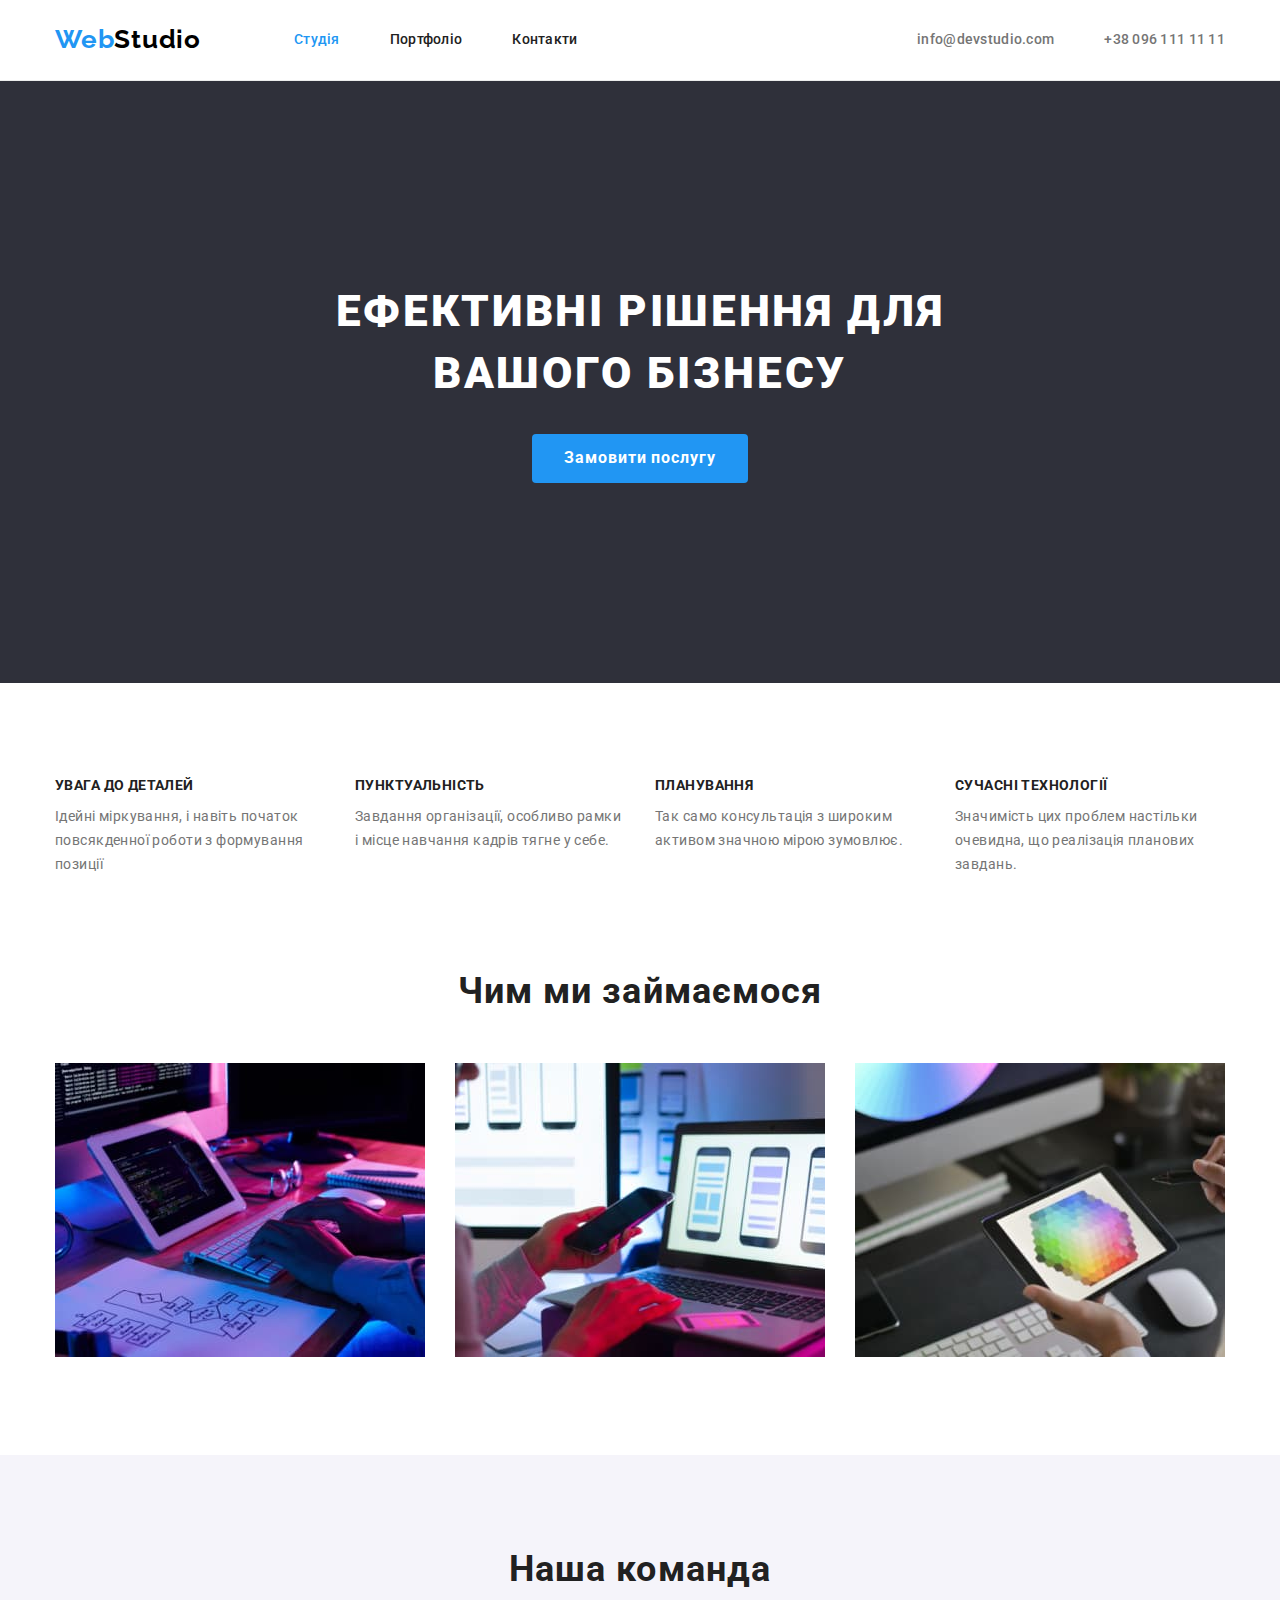
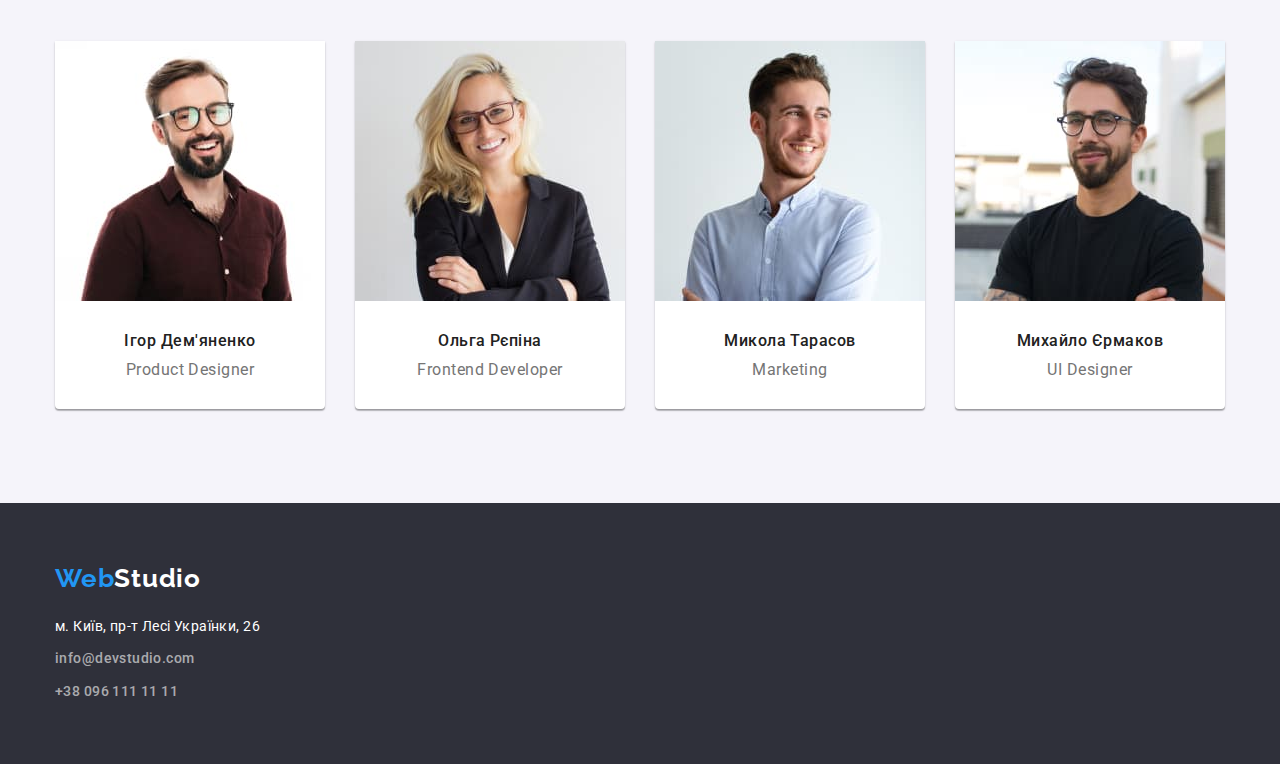
<file: index.html>
<!DOCTYPE html>
<html lang="uk">

<head>

    <meta charset="UTF-8">
    <meta http-equiv="X-UA-Compatible" content="IE=edge">
    <meta name="viewport" content="width=device-width, initial-scale=1.0">
    <link rel="preconnect" href="https://fonts.googleapis.com">
    <link rel="preconnect" href="https://fonts.gstatic.com" crossorigin>
    <link
        href="https://fonts.googleapis.com/css2?family=Raleway:wght@700&family=Roboto:wght@400;500;700;900&display=swap"
        rel="stylesheet">
    <title>Document</title>
    <link rel="stylesheet" href="https://cdnjs.cloudflare.com/ajax/libs/modern-normalize/1.1.0/modern-normalize.min.css">
    <link rel="stylesheet" href="./css/styles.css">
</head>

<body>
    <header class="page-header">
        <div class="container">
            <div class="header-container">
<nav class="header-nav">
    <a href="#" class="logo">Web<span class="logo-part">Studio</span></a>
    <ul class="nav list">
        <li class="nav-item">
    <a href="#" class="link current">Студія</a>
        </li>
        <li class="nav-item">
    <a href="./portfolio.html" class="link">Портфоліо</a>
        </li>
        <li class="nav-item">
    <a href="#" class="link">Контакти</a>
        </li>
</nav>
<ul class="auth-nav list">
    <li><a href="mailto:info@devstudio.com" class="contacts nav-item">info@devstudio.com</a></li>
    <li><a href="tel:+380961111111" class="contacts nav-item">+38 096 111 11 11</a></li>
</ul>
</div>
</div>
    </header>
    <main>
        <section class="hero">
            <div class="container">
                <div class="hero-container">
<h1 class="hero-title">Ефективні рішення для вашого бізнесу</h1>
<button type="button" class="main-button cursors">Замовити послугу</button>
                </div>
            </div>    
        </section>
        <section class="advantages">
            <div class="container">
<h2 class="visually-hidden">Наші переваги</h2>
<ul class="advantages-list list ">
    <li class="advantage-list-item">
        <h3>Увага до деталей</h3>
        <p class="advantages-text">Ідейні міркування, і навіть початок повсякденної роботи з формування позиції</p>
    </li>
    <li class="advantage-list-item">
        <h3 class="title">Пунктуальність</h3>
        <p class="advantages-text">Завдання організації, особливо рамки і місце навчання кадрів тягне у себе.</p>
    </li>
    <li class="advantage-list-item">
        <h3 class="title">Планування</h3>
        <p class="advantages-text">Так само консультація з широким активом значною мірою зумовлює.</p>
    </li>
    <li class="advantage-list-item">
        <h3 class="title">Сучасні технології</h3>
        <p class="advantages-text">Значимість цих проблем настільки очевидна, що реалізація планових завдань.</p>
    </li>
</ul>
</div>
        </section>
        <section class="activity">
            <div class="container">
                <h2 class="activity-title">Чим ми займаємося</h2>
                <ul class="activity-list list">
                    <li class="activity-list-item">
                        <img src="./images.2 copy/coding.jpg" alt="Чоловік пише код, використовуючи планшет і портативну клавіатуру"
                            width="370">
                    </li>
                    <li class="activity-list-item">
                        <img src="./images.2 copy/monitor.jpg" alt="Людина створює дизайн веб-сайту для смартфона на ноутбуці"
                            width="370">
                    </li>
                    <li class="activity-list-item">
                        <img src="./images.2 copy/rainbow.jpg" alt="Людина використовує планшет та стилус, щоб вибрати колір з палітри"
                            width="370">
                    </li>
                </ul>
            </div>
        </section>
        <section class="team">
            <div class="container">
                <h2 class="team-title">Наша команда</h2>
                <ul class="team-list list">
                    <li class="team-photos">
                        <img src="./images.2 copy/1.jpg" alt="Усміхнений чоловік в окулярах" width="270">
                        <div class="image-text">
                        <h3>Ігор Дем'яненко</h3>
                        <p lang="en" class="team-element">Product Designer</p>
                        </div>
                    </li>
                    <li class="team-photos">
                        <img src="./images.2 copy/2.jpg" alt="Усміхнена жінка в окулярах" width="270">
                        <div class="image-text">
                        <h3>Ольга Рєпіна</h3>
                        <p lang="en" class="team-element">Frontend Developer</p>
                        </div>
                    </li>
                    <li class="team-photos">
                        <img src="./images.2 copy/3.jpg" alt="Усміхнений чоловік дивиться праворуч" width="270">
                        <div class="image-text">
                        <h3>Микола Тарасов</h3>
                        <p lang="en" class="team-element">Marketing</p>
                        </div>
                    </li>
                    <li class="team-photos">
                        <img src="./images.2 copy/4.jpg" alt="Чоловік в окулярах з легкою посмішкою на обличчі" width="270">
                        <div class="image-text">
                        <h3>Михайло Єрмаков</h3>
                        <p lang="en" class="team-element">UI Designer</p>
                        </div>
                    </li>
                </ul>
            </div>
            
        </section>
    </main>
    <footer class="footer">
        <div class="container">
            <a href="#" class="logo">Web<span class="logo-part">Studio</span></a>
            <address>
                <ul class="footer-list list">
                    <li class="footer-nav">
                        <a href="https://goo.gl/maps/Ni8b5LG6es7MUAs99" class="map">м. Київ, пр-т Лесі Українки, 26</a>
                    </li>
                    <li class="footer-nav">
                        <a href="mailto:info@devstudio.com" class="contacts">info@devstudio.com</a>
                    </li>
                    <li class="footer-nav">
                        <a href="tel:+380961111111" class="contacts">+38 096 111 11 11</a>
                    </li>
                </ul>
            </address>
        </div>
    </footer>
</body>

</html>
</file>
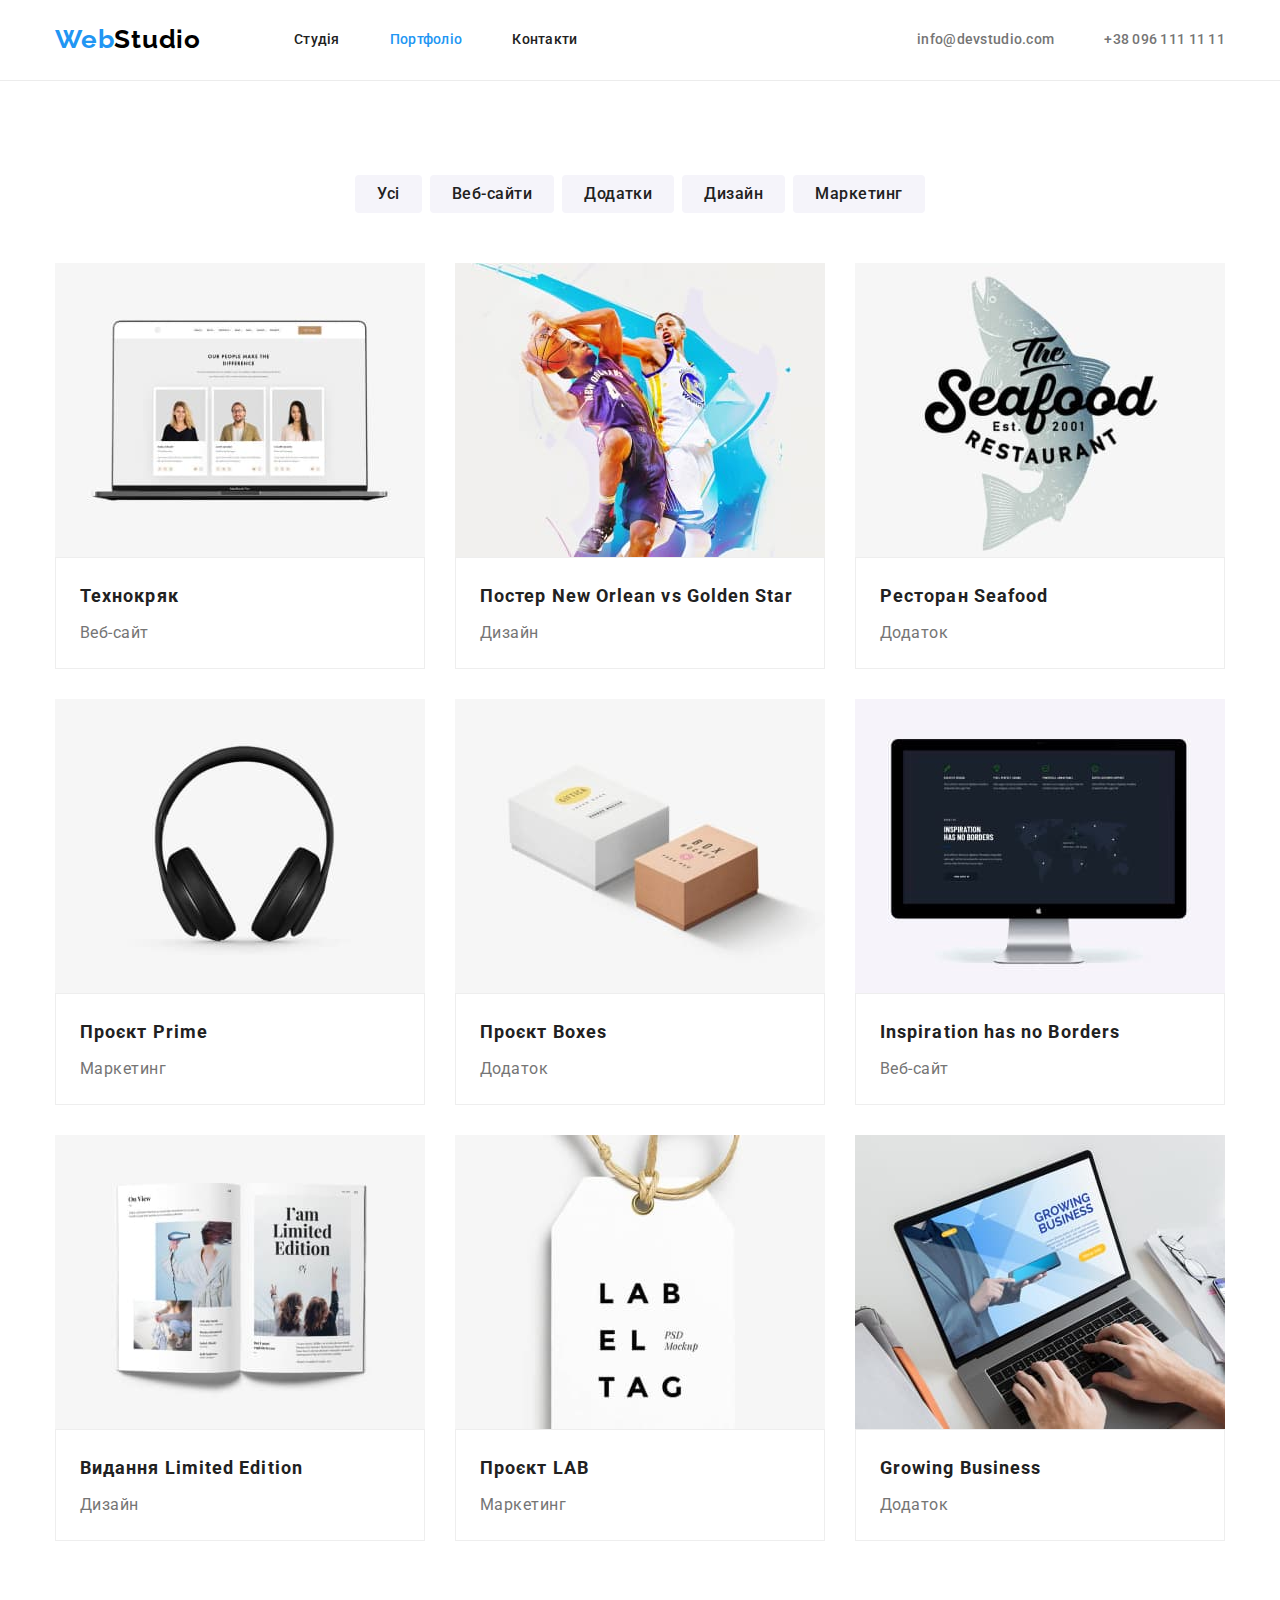
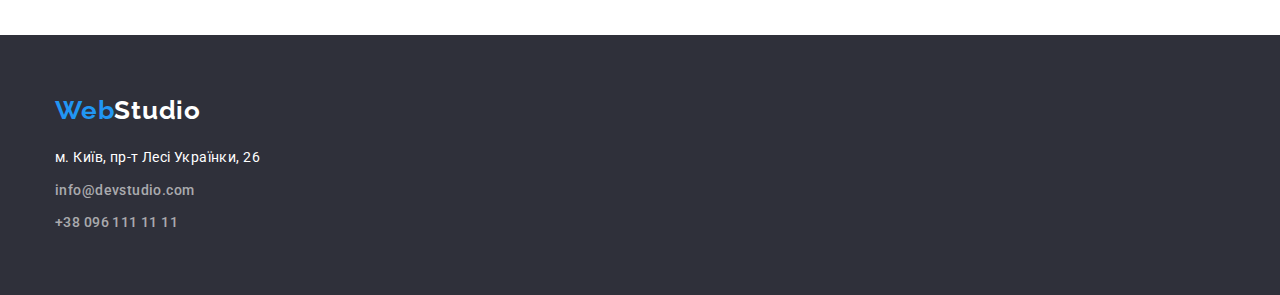
<file: portfolio.html>
<!DOCTYPE html>
<html lang="uk">

<head>
    <meta charset="UTF-8">
    <meta http-equiv="X-UA-Compatible" content="IE=edge">
    <meta name="viewport" content="width=device-width, initial-scale=1.0">
    <link rel="preconnect" href="https://fonts.googleapis.com">
    <link rel="preconnect" href="https://fonts.gstatic.com" crossorigin>
    <link
        href="https://fonts.googleapis.com/css2?family=Raleway:wght@700&family=Roboto:wght@400;500;700;900&display=swap"
        rel="stylesheet">
    <title>Document</title>
   <link rel="stylesheet" href="https://cdnjs.cloudflare.com/ajax/libs/modern-normalize/1.1.0/modern-normalize.min.css">
    <link rel="stylesheet" href="./css/styles.css">
</head>

<body>
        <header class="page-header">
            <div class="container">
                <div class="header-container">
                    <nav class="header-nav">
                        <a href="#" class="logo">Web<span class="logo-part">Studio</span></a>
                        <ul class="nav list">
                            <li class="nav-item">
                                <a href="./index.html" class="link">Студія</a>
                            </li>
                            <li class="nav-item">
                                <a href="./portfolio.html"  class="link current">Портфоліо</a>
                            </li>
                            <li class="nav-item">
                                <a href="#" class="link">Контакти</a>
                            </li>
                    </nav>
                    <ul class="auth-nav list">
                        <li><a href="mailto:info@devstudio.com" class="contacts nav-item">info@devstudio.com</a></li>
                        <li><a href="tel:+380961111111" class="contacts nav-item">+38 096 111 11 11</a></li>
                    </ul>
                </div>
            </div>
        </header>
    <main>
        <section class="filter ">
            <div class="container">
                <h2 class="visually-hidden">Portfolio content</h2>
                <ul class="button-container  list">
                    <li class="button-container-item">
                        <button type="button" class="button cursors">Усі</button>
                    </li>
                    <li class="button-container-item">
                        <button type="button" class="button cursors">Веб-сайти</button>
                    </li>
                    <li class="button-container-item">
                        <button type="button" class="button cursors">Додатки</button>
                    </li>
                    <li class="button-container-item">
                        <button type="button" class="button cursors">Дизайн</button>
                    </li>
                    <li class="button-container-item">
                        <button type="button" class="button cursors">Маркетинг</button>
                    </li>
                </ul>
                <ul class="portfolio-cards list">
                    <li class="portfolio-cards-element">
                        <img src="./images.2 copy/portfolio1.jpg" alt="Екран лептопу з відкритим веб-сайтом" width="370" class="portfolio-images">
                        <div class="cards-text">
                        <h3>Технокряк</h3>
                        <p class="portfolio-text">Веб-сайт</p>
                        </div>
                    </li>
                
                    <li class="portfolio-cards-element">
                        <img src="./images.2 copy/portfolio2.jpg" alt="Баскетболіст намагається забрати мʼяч у супротивника" width="370" class="portfolio-images">
                        <div class="cards-text">
                        <h3>Постер New Orlean vs Golden Star</h3>
                        <p class="portfolio-text">Дизайн</p>
                        </div>
                    </li>
                    <li class="portfolio-cards-element">
                        <img src="./images.2 copy/portfolio3.jpg" alt="Вивіска рибного ресторану" width="370" class="portfolio-images">
                        <div class="cards-text">
                        <h3>Ресторан Seafood</h3>
                        <p class="portfolio-text">Додаток</p>
                        </div>
                    </li>
                    <li class="portfolio-cards-element">
                        <img src="./images.2 copy/portfoli4.jpg" alt="Великі бездротові навушники" width="370" class="portfolio-images">
                        <div class="cards-text">
                        <h3>Проєкт Prime</h3>
                        <p class="portfolio-text">Маркетинг</p>
                        </div>
                    </li>
                    <li class="portfolio-cards-element">
                        <img src="./images.2 copy/portfolio5.jpg" alt="Одна біла та менша коричнева коробки" width="370" class="portfolio-images">
                        <div class="cards-text">
                        <h3>Проєкт Boxes</h3>
                        <p class="portfolio-text">Додаток</p>
                        </div>
                    </li>
                    <li class="portfolio-cards-element">
                        <img src="./images.2 copy/portfolio6.jpg" alt="Монітор компʼютера Apple з відкритим сайтом веб-студії"
                            width="370" class="portfolio-images">
                        <div class="cards-text">
                        <h3>Inspiration has no Borders</h3>
                        <p class="portfolio-text">Веб-сайт</p>
                        </div>
                    </li>
                    <li class="portfolio-cards-element">
                        <img src="./images.2 copy/portfolio7.jpg" alt="Розгорнутий журнал моди" width="370" class="portfolio-images">
                        <div class="cards-text">
                        <h3>Видання Limited Edition</h3>
                        <p class="portfolio-text">Дизайн</p>
                        </div>
                    </li>
                    <li class="portfolio-cards-element">
                        <img src="./images.2 copy/portfolio8.jpg" alt="Біла етикетка з надписом LAB EL TAG" width="370" class="portfolio-images">
                        <div class="cards-text">
                        <h3>Проєкт LAB</h3>
                        <p class="portfolio-text">Маркетинг</p>
                        </div>
                    </li>
                    <li class="portfolio-cards-element">
                        <img src="./images.2 copy/portfolio9.jpg"
                            alt="Чоловік шукає інформацію на сайті з просування бізнесу, використовуючи MacBook" width="370" class="portfolio-images">
                        <div class="cards-text">
                        <h3>Growing Business</h3>
                        <p class="portfolio-text">Додаток</p>
                        </div>
                    </li>
                </ul>
                </div>
        </section>
    </main>
    <footer class="footer">
        <div class="container">
            <a href="#" class="logo">Web<span class="logo-part">Studio</span></a>
            <address>
                <ul class="footer-list list">
                    <li class="footer-nav">
                        <a href="https://goo.gl/maps/Ni8b5LG6es7MUAs99" class="map">м. Київ, пр-т Лесі Українки, 26</a>
                    </li>
                    <li class="footer-nav">
                        <a href="mailto:info@devstudio.com" class="contacts">info@devstudio.com</a>
                    </li>
                    <li class="footer-nav">
                        <a href="tel:+380961111111" class="contacts">+38 096 111 11 11</a>
                    </li>
                </ul>
            </address>
        </div>
    </footer>
</body>

</html>
</file>
<file: css/styles.css>
/* Main Page */
html{
    box-sizing: border-box;
}

*,
* ::before,
* ::after{
    box-sizing: inherit;
}

:root {
    --primary-text-color: #757575;
    --secondary-text-color: #212121;
    --hover-color: #2196F3;
    --primary-bcg-color: #F5F4FA;
    --secondary-bcg-color: #FFFFFF;
}

body {
    color: var(--primary-text-color);
    background-color: #FFFFFF;
    font-family: 'Roboto';
}

.list {
    list-style: none;
    padding: 0;
    margin: 0;
}

.visually-hidden {
    position: absolute;
    white-space: nowrap;
    width: 1px;
    height: 1px;
    overflow: hidden;
    border: 0;
    padding: 0;
    clip: rect(0000);
    clip-path: inset(50%);
    margin: -1px;
}
.container {
    width: 1200px;
    padding-right: 15px;
    padding-left: 15px;
    margin: 0 auto;
}
/* Header*/

/* Logo */
.logo {
    flex-shrink: 0;
    color: #2196F3;
    text-decoration: none;
    font-family: 'Raleway';
    font-weight: 700;
    font-size: 26px;
    line-height: 1.2;
    letter-spacing: 0.03em;
}

.logo-part {
    color: black;
}

.page-header {
margin-top: 0;
border-bottom: 1px solid #ECECEC;
}

.header-container {
    display: flex;
    margin-top: 0;
    height: 80px;
    align-items: center;
    margin-left: auto;
    padding-top: 24px;
    padding-bottom: 25px;
    justify-content:space-between;
}
.header-nav{
display: flex;
margin-top: 0;
}
.header-nav {
align-items: center;
flex-grow: 1;
gap: 93px;
}

.nav{
display: flex;
}

.auth-nav {
    display: flex;
    align-items: center;
    gap: 50px;
}

.nav .link {
    padding-top: 32px;
    padding-bottom: 32px;
    color: var(--secondary-text-color);
    font-weight: 500;
    font-size: 14px;
    line-height: 1.1;
    letter-spacing: 0.02em;
    text-decoration: none;
}

.nav-item {
display: block;
}
.nav-item:not(:last-child) {
margin-right: 50px;
}

.nav .link:hover,
.nav .link:focus {
    color: var(--hover-color);
}

.nav .link.current {
    color: var(--hover-color);
}

.contacts {
        color: #757575;
        font-weight: 500;
        font-size: 14px;
        line-height: 1.1;
        letter-spacing: 0.02em;
        text-decoration: none;
}

.contacts:hover,
.contacts:focus {
    color: var(--hover-color);
}

/* Hero */
.hero {
    padding-top: 200px;
    padding-bottom: 200px;
    background-color: #2F303A;
}
.hero-container{
    align-items: center;
    justify-content: center;
    text-align: center;
}
.hero-title {
    margin: 0 auto;
    margin-bottom: 30px;
    margin-top: 0px;
    max-width: 696px;
    
    color: #FFFFFF;
    font-weight: 900;
    font-size: 44px;
    line-height: 1.4;
    letter-spacing: 0.06em;
    text-transform: uppercase;
    text-align: center;  
}

/* Button */
.main-button {
    display: inline-block;
        border-radius: 4px;
            padding: 10px 32px;
            min-width: 216px;
    color: #FFFFFF;
    background-color: #2196F3;
    border: 0;
    font-family: 'Roboto';
    font-weight: 700;
    font-size: 16px;
    line-height: 1.8;
    letter-spacing: 0.06em;
}

.main-button:hover {
    color: #FFFFFF;
    background-color: #188CE8;
    border: 0;
}

.button {
    display: inline-block;
    color: var(--secondary-text-color);
    background-color: #F5F4FA;
    border: 0;
    font-family: 'Roboto';
    font-weight: 500;
    font-size: 16px;
    line-height: 1.6;
    letter-spacing: 0.03em;
    border-radius: 4px;
    padding: 6px 22px;
    text-align: center;
    margin-top: 0;
}

    .button :first-child{
    display: inline-block;
    padding: 6px 25px;
    }

.button:hover,
.button:focus {
    color: #FFFFFF;
    background-color: var(--hover-color);
}

.cursors {
    cursor: pointer;
}

/* Advantages */
.advantages {
    padding-top: 94px;
    padding-bottom: 94px;
    background-color: var(--secondary-bcg-color);
}

.advantages-list {
    display: flex;
    /* align-items: center; */
    margin-top: 0;
    font-size: 14px;
    line-height: 24px;
    letter-spacing: 0.03em;
}
.advantage-list-item{
width: 270px;
margin-left: 0;
margin-right:  auto;
margin-right: 30px;

}

.advantage-list-item:last-child{
margin-right: 0;
}

.advantages-list h3 {
    margin-top: 0;
    margin-bottom: 10px;
    font-weight: 700;
    font-size: 14px;
    line-height: 1.2;
    letter-spacing: 0.03em;
    color: var(--secondary-text-color);
    text-transform: uppercase
}

.advantages-text{
    margin-top: 0;
    margin-bottom: 0;
}

/* Our activity */
.activity{
    padding-bottom: 94px;
    background-color: var(--secondary-bcg-color);
}

.activity-list{
  display: flex;
  justify-content: space-between;
}
.activity-list-item{
    width: 370px;
    display: block;
    max-width: 100%;
    height: auto;
    margin-right: 30px;
}

.activity-list-item:last-child{
margin-right: 0;
}
.activity-title {
    margin-top: 0;
    margin-bottom: 50px;
    text-align: center;
    color: var(--secondary-text-color);
    font-weight: 700;
    font-size: 36px;
    line-height: 1.2;
    letter-spacing: 0.03em;
}


/* Team */
.team {
padding-bottom: 94px;
padding-top: 94px;
background-color: #F5F4FA;
}
.team-list{
    display: flex;
    justify-content: space-between;
}
.team-photos {
    width: 270px;
    background-color: #FFFFFF;
    font-size: 16px;
    line-height: 1.2;
    letter-spacing: 0.03em;
    border-radius: 0px 0px 4px 4px;
    box-shadow: 0px 1px 3px rgba(0, 0, 0, 0.12), 0px 1px 1px rgba(0, 0, 0, 0.14), 0px 2px 1px rgba(0, 0, 0, 0.2);
}
.team-photos:not(:last-child){
    margin-right: 30px;
}
.team-photos img{
    display: block;
    max-width: 100%;
    height: auto;
}

.image-text{
    padding-top: 30px;
    padding-bottom: 30px;
}
.team-title {
    text-align: center;
    margin-bottom: 50px;
    margin-top: 0;
    margin-bottom: 50px;
    color: var(--secondary-text-color);
    font-weight: 700;
    font-size: 36px;
    line-height: 1.16;
    letter-spacing: 0.03em;
}

.team h3 {
margin-top: 0px;
margin-bottom: 10px;
 
text-align: center;
    font-weight: 500;
    font-size: 16px;
    line-height: 1.2;
    color: var(--secondary-text-color);
}

.team-element{
margin-top: 0;
margin-bottom: 0;
text-align: center;
}

/* Footer  */
.footer {
padding-top: 60px;
padding-bottom: 60px;
background-color: #2F303A;
}

.footer .logo  {
    margin-top: 0;
    font-family: 'Raleway';
    font-weight: 700;
    font-size: 26px;
    line-height: 1.2;
    letter-spacing: 0.03em;
    text-decoration: none;
}


.footer-list{
    margin-top: 20px;
}

.footer .logo-part {
    color: #FFFFFF;
    margin-bottom: 20px;
}
.footer-nav{
margin-top: 0;
}
.footer-nav:not(:last-child){
margin-bottom: 9px;
}
.footer .map {
    color: #FFFFFF;
    text-decoration: none;
    font-style: normal;
    font-style: normal;
    font-size: 14px;
    line-height: 1.7;
    letter-spacing: 0.03em;
    text-decoration: none;
}

.footer .map:hover,
.footer .map:focus {
    color: var(--hover-color);
}

.footer .contacts {
    color: rgba(255, 255, 255, 0.6);
    font-style: normal;
    font-size: 14px;
    line-height: 1.7;
    letter-spacing: 0.03em;
    text-decoration: none;
}

.footer .contacts:hover,
.contacts:focus {
    color: var(--hover-color);
}

/* Portfolio */

/* Filter */
.filter{
padding-top: 94px;
padding-bottom: 94px;
}

.button-container{
    display: flex;
    margin-top: 0px;
    align-items: center;
    justify-content: center;
    margin-bottom: 50px;
}

.button-container-item:not(:last-child) {
    margin-right: 8px;
}

.cards-container {
    width: 1230px;
    padding-left: 15px;
    padding-right: 15px;
    padding-bottom: 30px;
}

.portfolio-cards{
    display: flex;
    flex-wrap: wrap;
    margin-left: 0;
}

.portfolio-cards-element{
    flex-basis:calc((100% - 60px)/3);
    margin-right: 30px;
    margin-bottom: 30px;
}
.cards-text{
    padding: 20px 24px;
    border: 1px solid #EEEEEE;
}
.portfolio-cards-element:nth-last-child(-n+3){
    margin-bottom: 0px;
}

.portfolio-cards-element:nth-child(3n){
    margin-right: 0;
}


.portfolio-cards-element h3{
    margin-top: 0;
    margin-bottom: 4px;
    font-weight: 700;
    font-size: 18px;
    line-height: 2;
    background-color: #FFFFFF;
    color: var(--secondary-text-color);
    letter-spacing: 0.06em;
}

.portfolio-images{
    display: block;
    max-width: 100%;
    height: auto;
    margin-top: 0;
}

.portfolio-text {
    margin-top: 0;
    margin-bottom: 0;
    font-family: 'Roboto';
    font-size: 16px;
    line-height: 1.875;
    letter-spacing: 0.03em;
}
</file>
